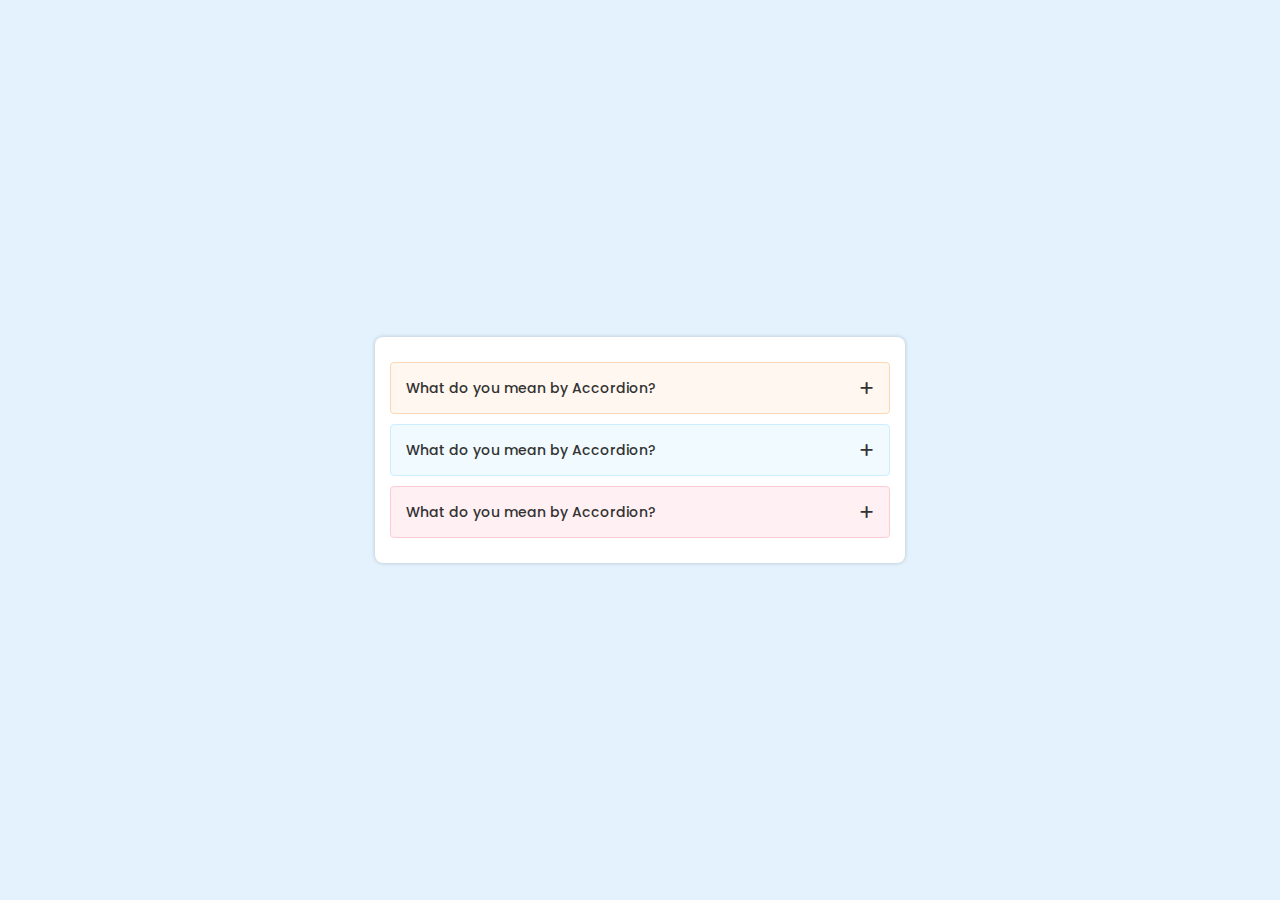
<file: Accordion HTML CSS & JavaScript/index.html>
<!DOCTYPE html>
<!--=== Coding by CodingLab | www.codinglabweb.com === -->
<html lang="en">
<head>
    <meta charset="UTF-8">
    <meta http-equiv="X-UA-Compatible" content="IE=edge">
    <meta name="viewport" content="width=device-width, initial-scale=1.0">
    
    <!----======== CSS ======== -->
    <link rel="stylesheet" href="style.css">

    <!-- =====Fontawesome CDN Link===== -->
    <link rel="stylesheet" href="https://cdnjs.cloudflare.com/ajax/libs/font-awesome/6.1.1/css/all.min.css">

    <title>Accordion in HTML CSS & JavaScript</title> 
</head>
<body>
    <div class="accordion">
        <div class="accordion-content">
            <header>
                <span class="title">What do you mean by Accordion?</span>
                <i class="fa-solid fa-plus"></i>
            </header>

            <p class="description">
                Lorem ipsum, dolor sit amet consectetur adipisicing elit. Natus nobis ut perspiciatis minima quidem nisi, obcaecati, delectus consequatur fuga nostrum iusto ipsam ducimus quibusdam possimus. Maiores non enim numquam voluptatem?
            </p>
        </div>

        <div class="accordion-content">
            <header>
                <span class="title">What do you mean by Accordion?</span>
                <i class="fa-solid fa-plus"></i>
            </header>

            <p class="description">
                Lorem ipsum, dolor sit amet consectetur adipisicing elit. Natus nobis ut perspiciatis minima quidem nisi, obcaecati, delectus consequatur fuga nostrum iusto ipsam ducimus quibusdam possimus. Maiores non enim numquam voluptatem?
            </p>
        </div>

        <div class="accordion-content">
            <header>
                <span class="title">What do you mean by Accordion?</span>
                <i class="fa-solid fa-plus"></i>
            </header>

            <p class="description">
                Lorem ipsum, dolor sit amet consectetur adipisicing elit. Natus nobis ut perspiciatis minima quidem nisi, obcaecati, delectus consequatur fuga nostrum iusto ipsam ducimus quibusdam possimus. Maiores non enim numquam voluptatem?
                Lorem ipsum dolor sit amet, consectetur adipisicing elit. Iusto neque, sed inventore illum ut quis ducimus deleniti temporibus maiores? At nisi sed pariatur cupiditate quidem quod adipisci aut, eos quis minima voluptates non veniam ipsam quasi architecto ducimus error eum id ab, suscipit doloribus, ut accusantium consequuntur voluptate! Unde, hic sed rerum officia totam id libero officiis nihil rem sequi porro labore praesentium repudiandae a blanditiis molestias nisi beatae natus! Ea, ut voluptates, natus harum nesciunt odio hic eveniet reprehenderit veritatis, possimus tempora magni soluta eaque quidem neque maxime nostrum sapiente commodi? Earum ex cumque cupiditate dicta, tempora temporibus quaerat.
            </p>
        </div>
    </div>
    
    <script src="script.js"></script>
</body>
</html>
</file>
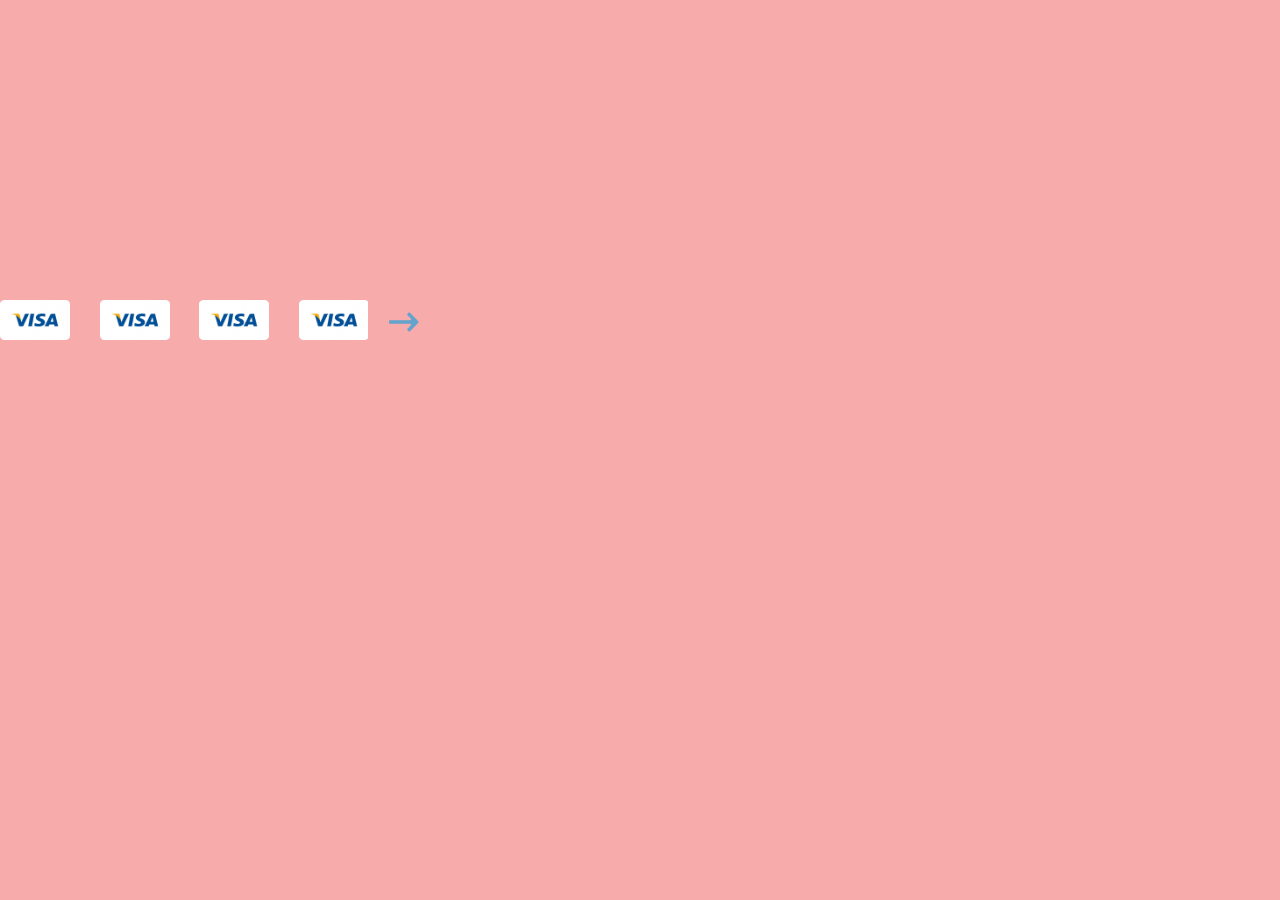
<file: card-slider/index.html>
<!DOCTYPE html>
<html lang="en">
<head>
    <meta charset="UTF-8">
    <meta http-equiv="X-UA-Compatible" content="IE=edge">

    <!-- Link Swiper's CSS -->
    <link rel="stylesheet" href="https://unpkg.com/swiper/swiper-bundle.min.css"/>

    <!-- Fontawesome CDN Link -->
    <link rel="stylesheet" href="https://cdnjs.cloudflare.com/ajax/libs/font-awesome/6.0.0-beta3/css/all.min.css"/>
        
    <!-- CSS -->
    <link rel="stylesheet" href="style.css">
</head>
<body>

  <section class="www">
    
    <div class="swiper footer-slider">
      <div class="swiper-wrapper">

        <div class="swiper-slide card">
          <div class="logo">
            <img src="./logo1.png" alt="">
          </div>
        </div>
        <div class="swiper-slide card">
          <div class="logo">
            <img src="./logo1.png" alt="">
          </div>
        </div>
        <div class="swiper-slide card">
          <div class="logo">
            <img src="./logo1.png" alt="">
          </div>
        </div>
        <div class="swiper-slide card">
          <div class="logo">
            <img src="./logo1.png" alt="">
          </div>
        </div>
        <div class="swiper-slide card">
          <div class="logo">
            <img src="./logo1.png" alt="">
          </div>
        </div>
        <div class="swiper-slide card">
          <div class="logo">
            <img src="./logo1.png" alt="">
          </div>
        </div>
        
        

      </div>
    </div>

    <div class="swiper-button-next"><img src="./Vector.svg" alt=""></div>
  </section>

  <!-- Swiper JS --> 
  <script src="https://unpkg.com/swiper/swiper-bundle.min.js"></script>

  <script src="./script.js"></script>

</body>
</html>
</file>
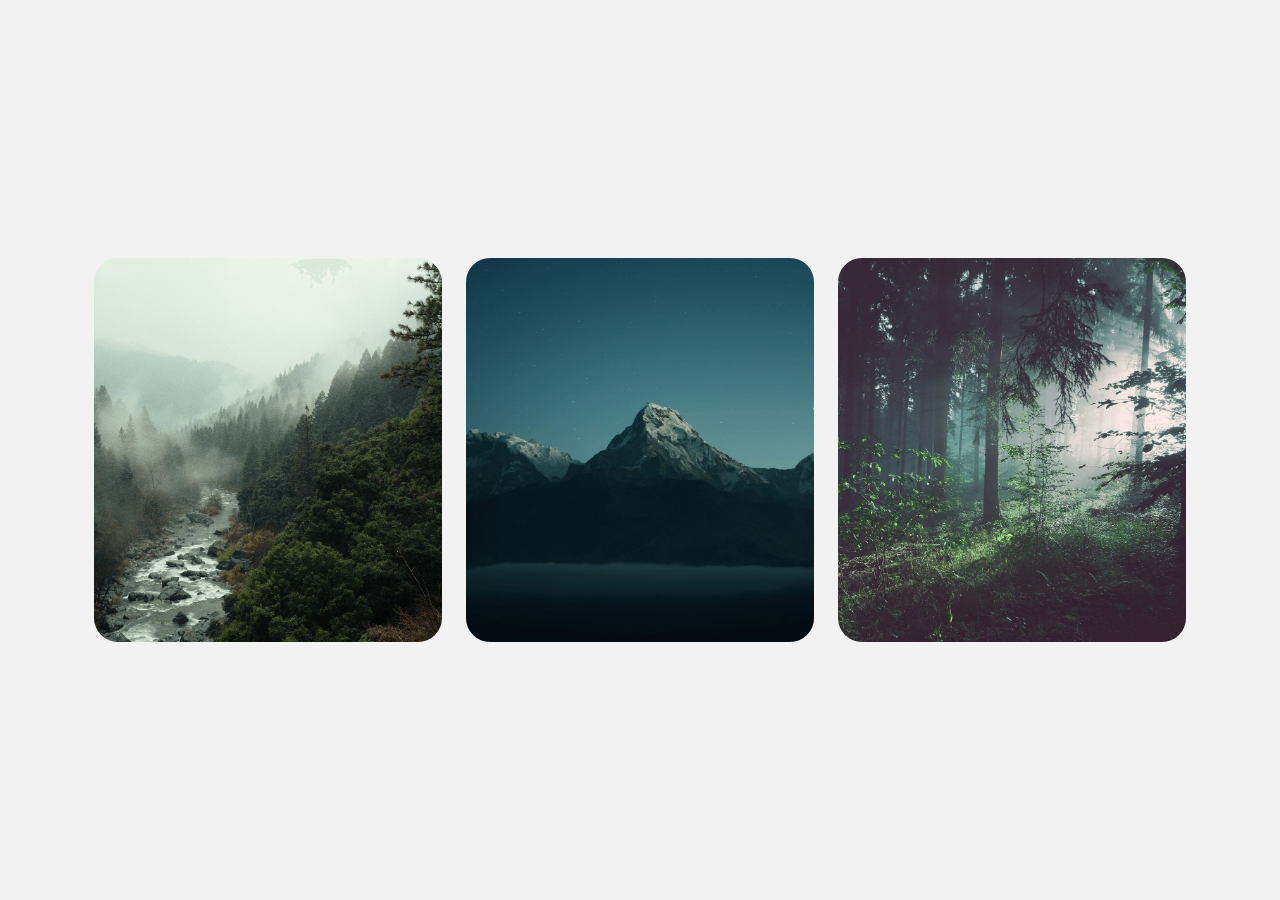
<file: landscape-responsive-card-main/index.html>
<!DOCTYPE html>
   <html lang="en">
   <head>
      <meta charset="UTF-8">
      <meta name="viewport" content="width=device-width, initial-scale=1.0">

      <!--=============== CSS ===============-->
      <link rel="stylesheet" href="assets/css/styles.css">

      <title>Landscape responsive card - Bedimcode</title>
   </head>
   <body>
      <div class="container">
         <div class="card__container">
            <article class="card__article">
               <img src="assets/img/landscape-1.png" alt="image" class="card__img">

               <div class="card__data">
                  <span class="card__description">Vancouver Mountains, Canada</span>
                  <h2 class="card__title">The Great Path</h2>
                  <a href="#" class="card__button">Read More</a>
               </div>
            </article>

            <article class="card__article">
               <img src="assets/img/landscape-2.png" alt="image" class="card__img">

               <div class="card__data">
                  <span class="card__description">Poon Hill, Nepal</span>
                  <h2 class="card__title">Starry Night</h2>
                  <a href="#" class="card__button">Read More</a>
               </div>
            </article>

            <article class="card__article">
               <img src="assets/img/landscape-3.png" alt="image" class="card__img">

               <div class="card__data">
                  <span class="card__description">Bojcin Forest, Serbia</span>
                  <h2 class="card__title">Path Of Peace</h2>
                  <a href="#" class="card__button">Read More</a>
               </div>
            </article>
         </div>
      </div>
   </body>
</html>
</file>
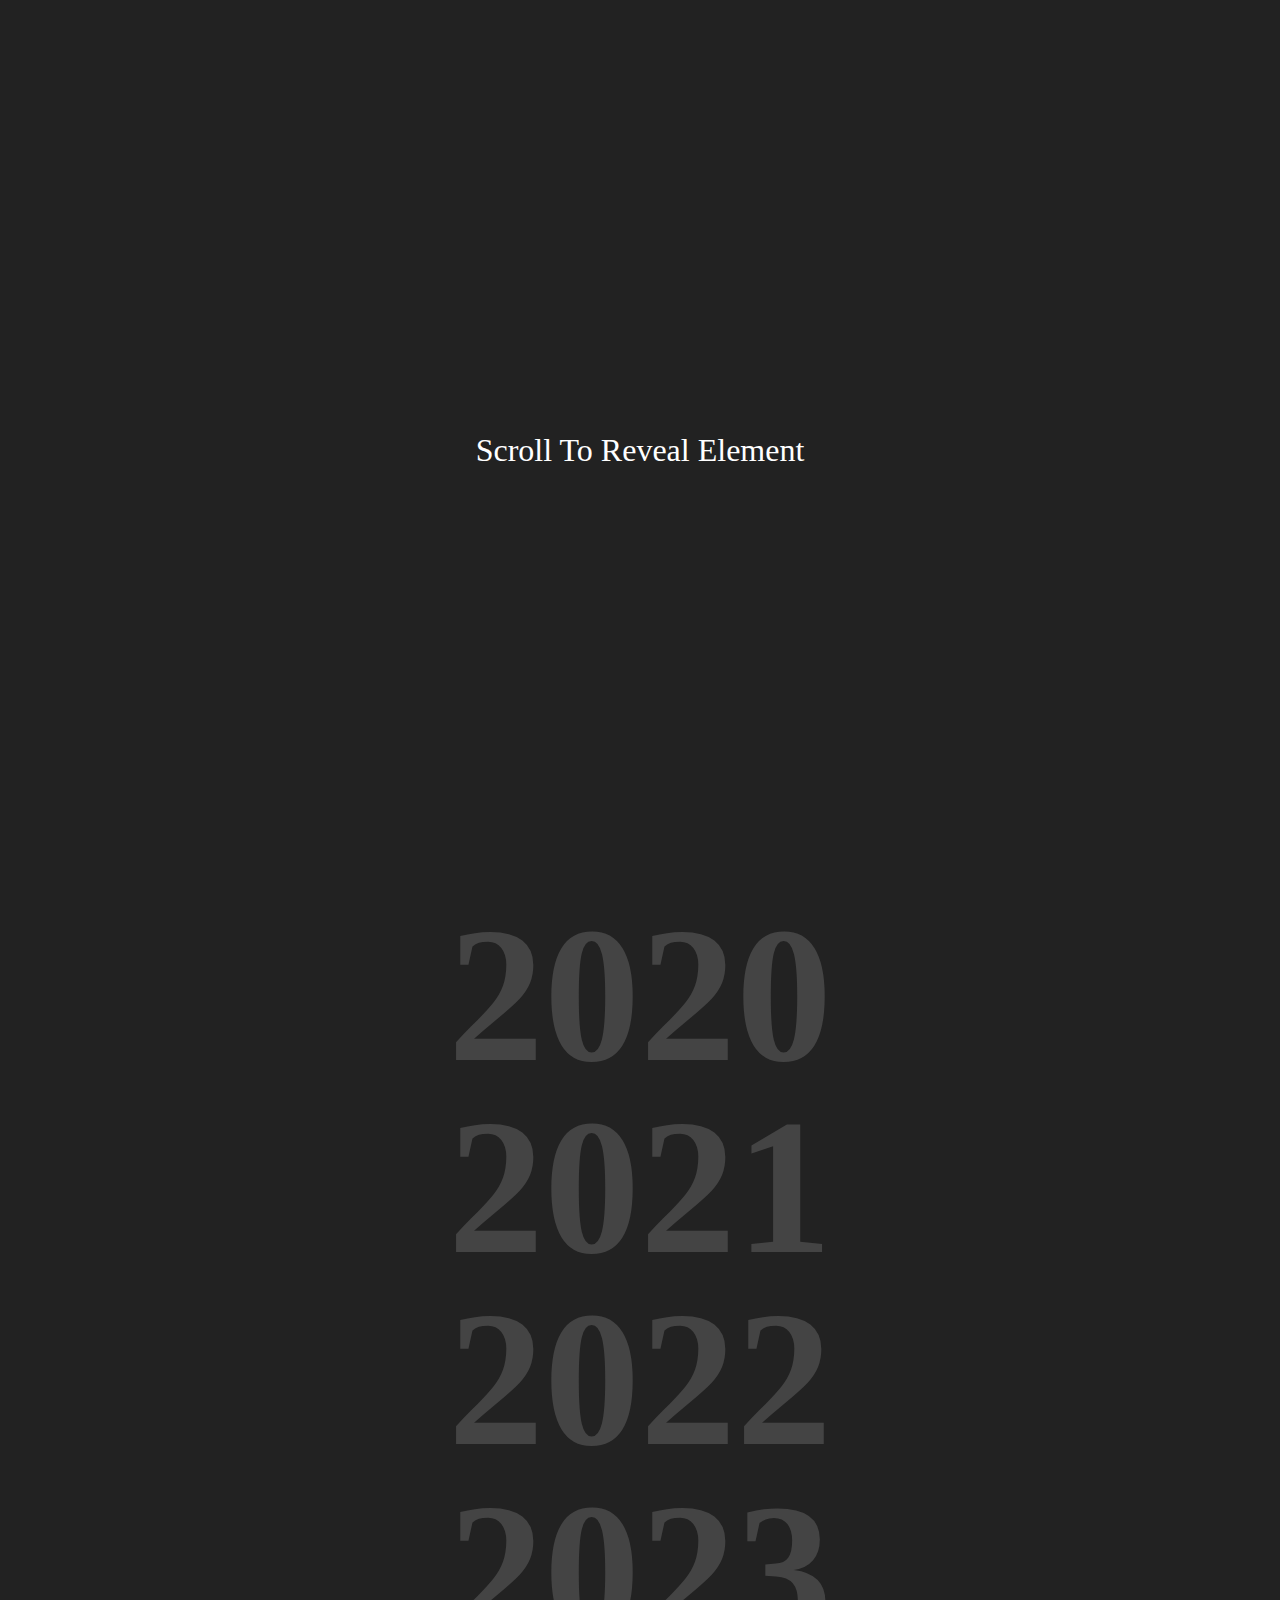
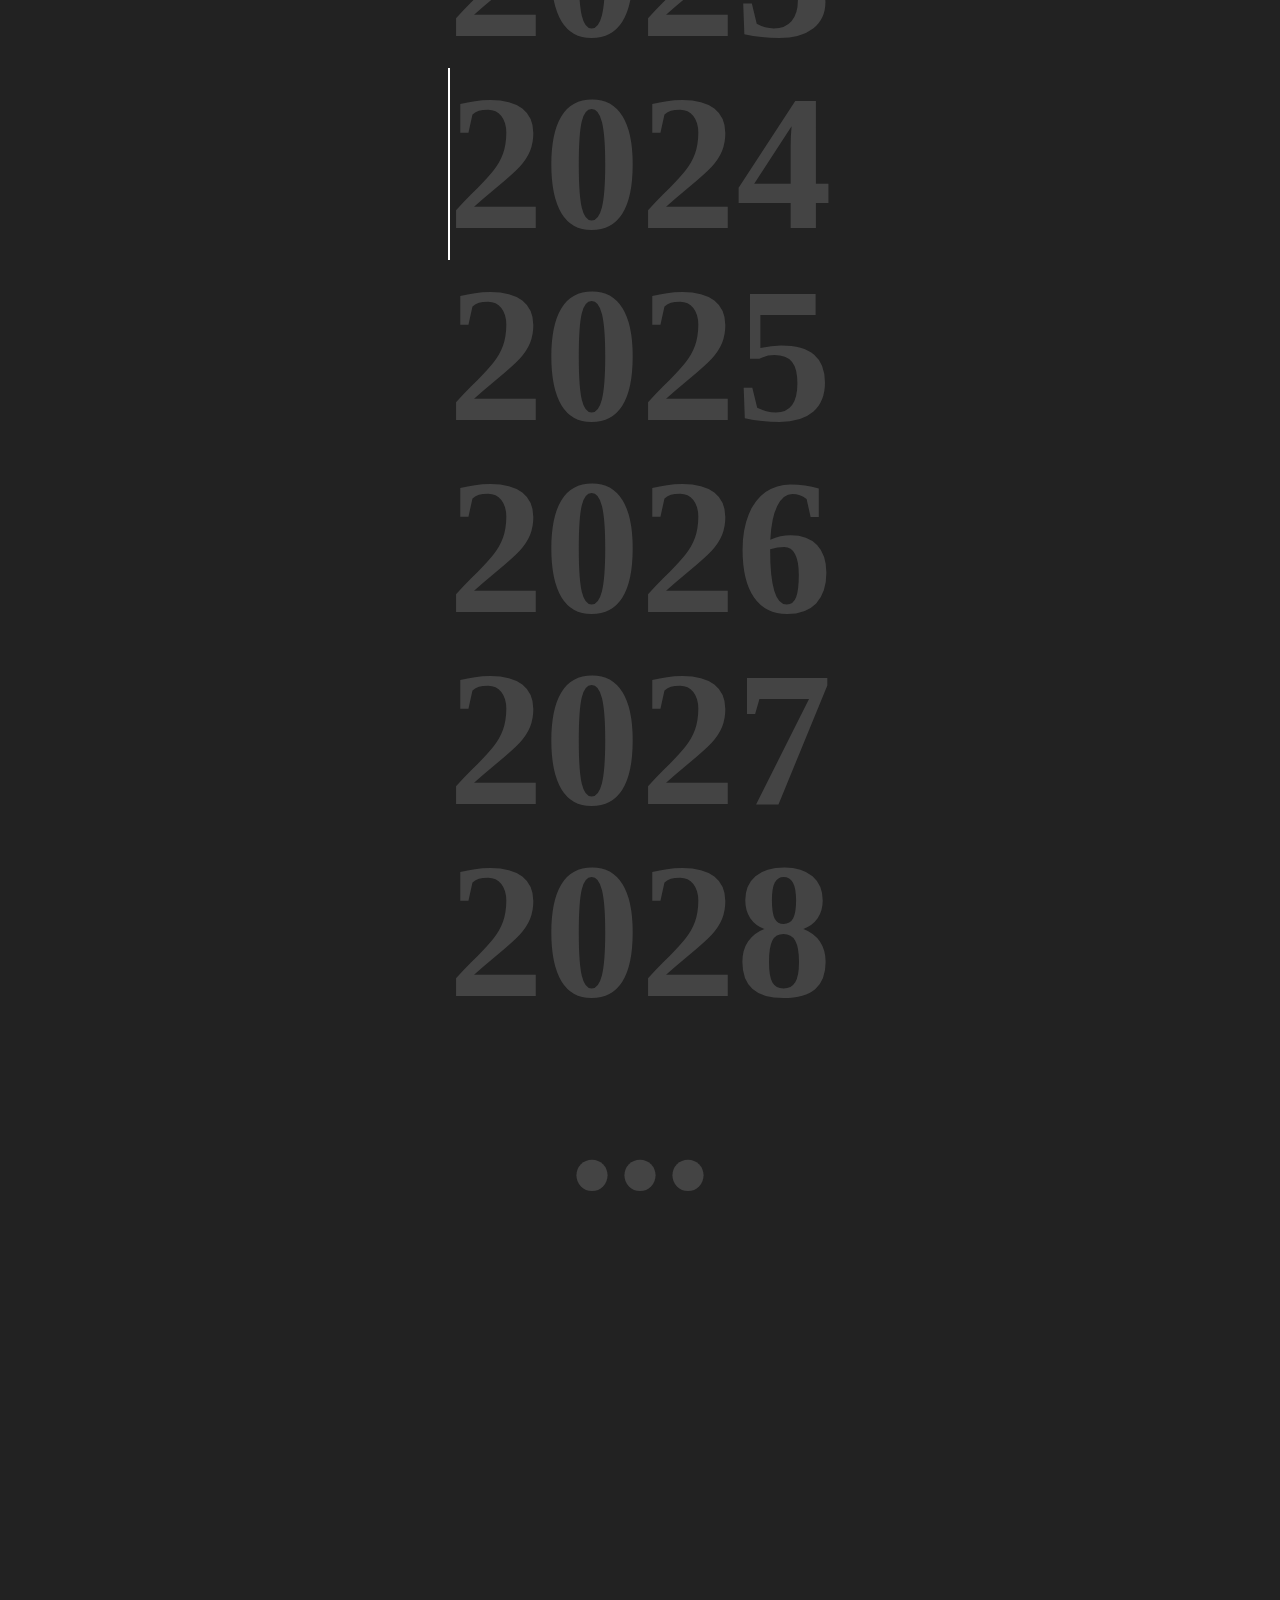
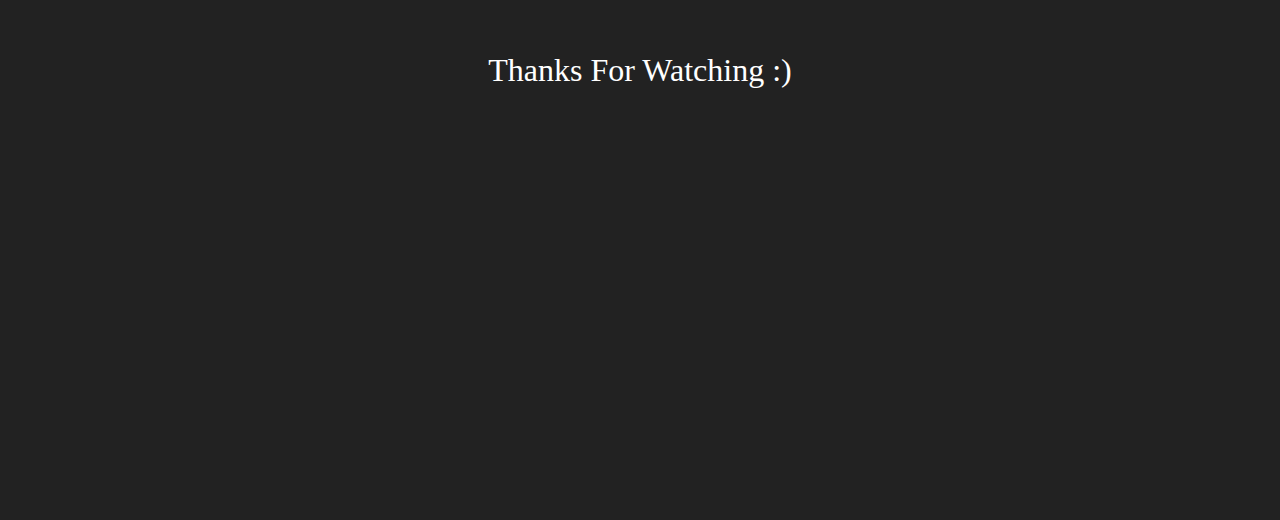
<file: Scroll-Animation/index.html>
<!DOCTYPE html>
<html lang="en">
  <head>
    <meta charset="UTF-8" />
    <meta name="viewport" content="width=device-width, initial-scale=1.0" />
    <title>Scroll To Reveal Effects</title>
    <!-- Css link -->
    <link rel="stylesheet" href="./assets/css/style.css" />
  </head>
  <body>
    <section>
      <p>Scroll To Reveal Element</p>
    </section>
    <div><h2 data-text="2020">2020</h2></div>
    <div><h2 data-text="2021">2021</h2></div>
    <div><h2 data-text="2022">2022</h2></div>
    <div><h2 data-text="2023">2023</h2></div>
    <div class="current"><h2 data-text="2024">2024</h2></div>
    <div><h2 data-text="2025">2025</h2></div>
    <div><h2 data-text="2026">2026</h2></div>
    <div><h2 data-text="2027">2027</h2></div>
    <div><h2 data-text="2028">2028</h2></div>
    <div><h2 data-text="...">...</h2></div>
    <section>
      <p>Thanks For Watching :)</p>
    </section>
  <script src="./app.js"></script>
  </body>
</html>
</file>
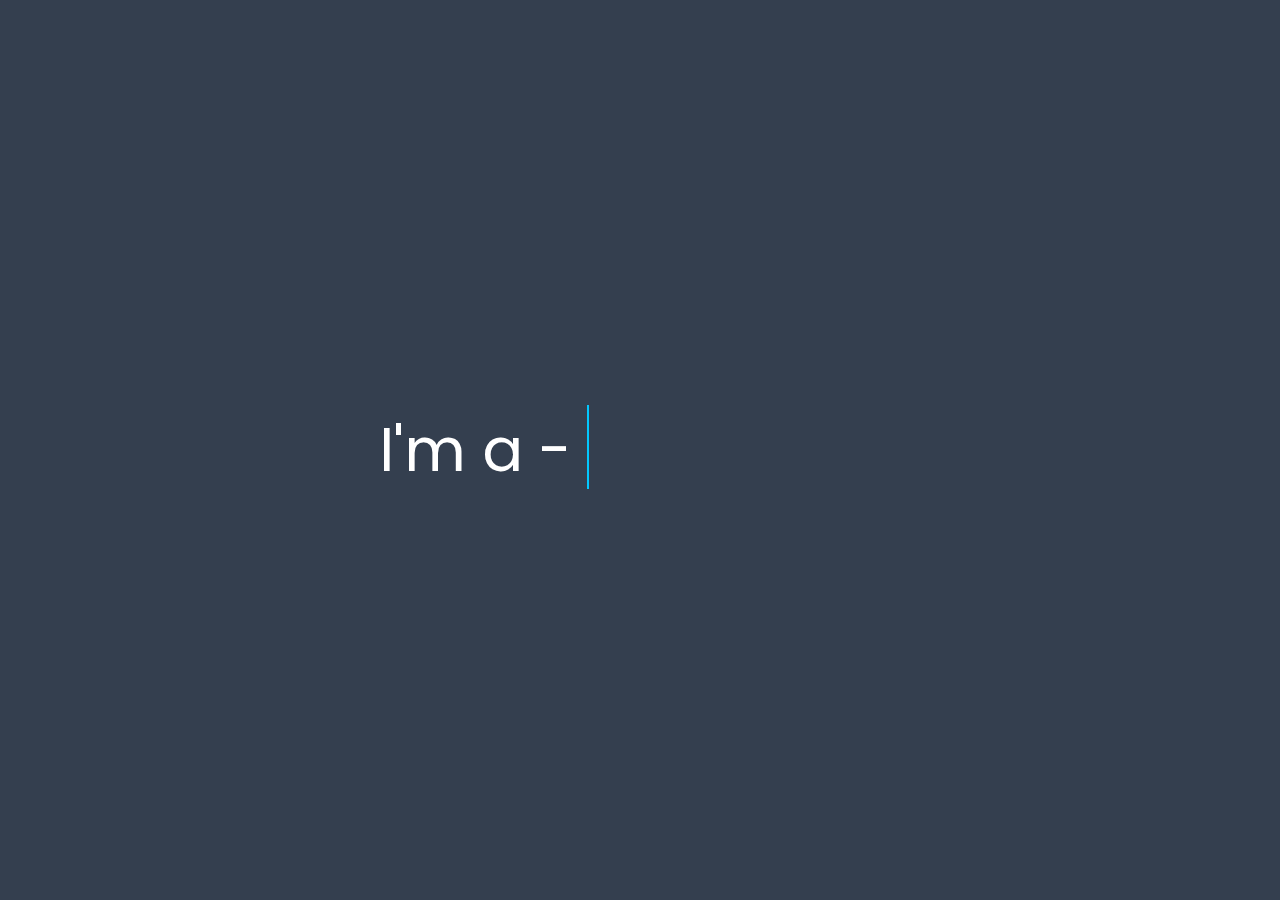
<file: Text-Animation/Multiple-Text-Typing-Animation/index.html>
<!DOCTYPE html>
<!-- Created By CodingNepal - www.codingnepalweb.com -->
<html lang="en">
<head>
  <meta charset="UTF-8">
  <title>Multiple Typing Animation </title>
  <link rel="stylesheet" href="style.css">
</head>
<body>
  <div class="text-box">
    <div class="static-txt">I'm a -</div>
    <ul class="dynamic-txts">
      <li><span>Shanto</span></li>
      <li><span>Designer</span></li>
      <li><span>Developer</span></li>
      <li><span>Freelancer</span></li>
    </ul>
  </div>
</body>
</html>
</file>
<file: Accordion HTML CSS & JavaScript/style.css>
/* ===== Google Font Import - Poppins ===== */
@import url('https://fonts.googleapis.com/css2?family=Poppins:wght@300;400;500;600&display=swap');

*{
    margin: 0;
    padding: 0;
    box-sizing: border-box;
    font-family: 'Poppins', sans-serif;
}
body{
    min-height: 100vh;
    display: flex;
    align-items: center;
    justify-content: center;
    background: #E3F2FD;
}
.accordion{
    max-width: 530px;
    width: 100%;
    background: #FFF;
    margin: 0 15px;
    padding: 15px;
    border-radius: 8px;
    box-shadow:  0 0 4px rgba(0,0,0,0.2);
}
.accordion .accordion-content{
    margin: 10px 0;
    border-radius: 4px;
    background: #FFF7F0;
    border: 1px solid #FFD6B3;
    overflow: hidden;
}
.accordion-content:nth-child(2){
    background-color: #F0FAFF;
    border-color: #CCEEFF;
}
.accordion-content:nth-child(3){
    background-color: #FFF0F3;
    border-color: #FFCCD6;
}
.accordion-content:nth-child(4){
    background-color: #F0F0FF;
    border-color: #CCCCFF;
}
.accordion-content.open{
    padding-bottom: 10px;
}
.accordion-content header{
    display: flex;
    min-height: 50px;
    padding: 0 15px;
    cursor: pointer;
    align-items: center;
    justify-content: space-between;
    transition: all 0.2s linear;
}
.accordion-content.open header{
    min-height: 35px;
}
.accordion-content header .title{
    font-size: 14px;
    font-weight: 500;
    color: #333;
}
.accordion-content header i{
    font-size: 15px;
    color: #333;
}
.accordion-content .description{
    height: 0;
    font-size: 12px;
    color: #333;
    font-weight: 400;
    padding: 0 15px;
    transition: all 0.2s linear;
}
</file>
<file: card-slider/style.css>
*{
  margin: 0;
  padding: 0;
  box-sizing: border-box;
  background: #f7abab;
}


.www{
  margin-top: 300px;
  position: relative;
  width: 368px;
}



.www .card .logo img{
  width: 70px;
  height: 40px;
  border-radius: 3px;
}



.swiper-button-next{
  left: 390px;
  opacity: 0.7;
  color: white;
  transition: all 0.3s ease;
}
.swiper-button-next::after{
  display: none;
}
</file>
<file: landscape-responsive-card-main/assets/css/styles.css>
/*=============== GOOGLE FONTS ===============*/
@import url("https://fonts.googleapis.com/css2?family=Poppins:wght@400;500&display=swap");

/*=============== VARIABLES CSS ===============*/
:root {
  /*========== Colors ==========*/
  /*Color mode HSL(hue, saturation, lightness)*/
  --first-color: hsl(82, 60%, 28%);
  --title-color: hsl(0, 0%, 15%);
  --text-color: hsl(0, 0%, 35%);
  --body-color: hsl(0, 0%, 95%);
  --container-color: hsl(0, 0%, 100%);

  /*========== Font and typography ==========*/
  /*.5rem = 8px | 1rem = 16px ...*/
  --body-font: "Poppins", sans-serif;
  --h2-font-size: 1.25rem;
  --small-font-size: .813rem;
}

/*========== Responsive typography ==========*/
@media screen and (min-width: 1120px) {
  :root {
    --h2-font-size: 1.5rem;
    --small-font-size: .875rem;
  }
}

/*=============== BASE ===============*/
* {
  box-sizing: border-box;
  padding: 0;
  margin: 0;
}

body {
  font-family: var(--body-font);
  background-color: var(--body-color);
  color: var(--text-color);
}

img {
  display: block;
  max-width: 100%;
  height: auto;
}

/*=============== CARD ===============*/
.container {
  display: grid;
  place-items: center;
  margin-inline: 1.5rem;
  padding-block: 5rem;
}

.card__container {
  display: grid;
  row-gap: 3.5rem;
}

.card__article {
  position: relative;
  overflow: hidden;
}

.card__img {
  width: 328px;
  border-radius: 1.5rem;
}

.card__data {
  width: 280px;
  background-color: var(--container-color);
  padding: 1.5rem 2rem;
  box-shadow: 0 8px 24px hsla(0, 0%, 0%, .15);
  border-radius: 1rem;
  position: absolute;
  bottom: -9rem;
  left: 0;
  right: 0;
  margin-inline: auto;
  opacity: 0;
  transition: opacity 1s 1s;
}

.card__description {
  display: block;
  font-size: var(--small-font-size);
  margin-bottom: .25rem;
}

.card__title {
  font-size: var(--h2-font-size);
  font-weight: 500;
  color: var(--title-color);
  margin-bottom: .75rem;
}

.card__button {
  text-decoration: none;
  font-size: var(--small-font-size);
  font-weight: 500;
  color: var(--first-color);
}

.card__button:hover {
  text-decoration: underline;
}

/* Naming animations in hover */
.card__article:hover .card__data {
  animation: show-data 1s forwards;
  opacity: 1;
  transition: opacity .3s;
}

.card__article:hover {
  animation: remove-overflow 2s forwards;
}

.card__article:not(:hover) {
  animation: show-overflow 2s forwards;
}

.card__article:not(:hover) .card__data {
  animation: remove-data 1s forwards;
}

/* Card animation */
@keyframes show-data {
  50% {
    transform: translateY(-10rem);
  }
  100% {
    transform: translateY(-7rem);
  }
}

@keyframes remove-overflow {
  to {
    overflow: initial;
  }
}

@keyframes remove-data {
  0% {
    transform: translateY(-7rem);
  }
  50% {
    transform: translateY(-10rem);
  }
  100% {
    transform: translateY(.5rem);
  }
}

@keyframes show-overflow {
  0% {
    overflow: initial;
    pointer-events: none;
  }
  50% {
    overflow: hidden;
  }
}

/*=============== BREAKPOINTS ===============*/
/* For small devices */
@media screen and (max-width: 340px) {
  .container {
    margin-inline: 1rem;
  }

  .card__data {
    width: 250px;
    padding: 1rem;
  }
}

/* For medium devices */
@media screen and (min-width: 768px) {
  .card__container {
    grid-template-columns: repeat(2, 1fr);
    column-gap: 1.5rem;
  }
}

/* For large devices */
@media screen and (min-width: 1120px) {
  .container {
    height: 100vh;
  }

  .card__container {
    grid-template-columns: repeat(3, 1fr);
  }
  .card__img {
    width: 348px;
  }
  .card__data {
    width: 316px;
    padding-inline: 2.5rem;
  }
}
</file>
<file: Scroll-Animation/assets/css/style.css>
*{
    margin: 0;
    padding: 0;
    box-sizing: border-box;
    font-family: consolas;

}
body{
    background: #222;
}
section{
    width: 100%;
    height: 100vh;
    display: flex;
    justify-content: center;
    align-items: center;
    padding: 0px 100px;

}
section p{
    font-size: 2em;
    color: #fff;

}
div{
    display: flex;
    justify-content: center;
    align-items: center;

}
h2{
    position: relative;
    color: #444;
    font-size: 12em;
    line-height: 1em;
    transition: 1s all ease;
    
}
h2:before{
    content: attr(data-text);
    position: absolute;
    width: 0%;
    overflow: hidden;
    color: #fff;
    transition: 1s all ease;
}
h2.active::before{
    width: 100%;
}
.current h2::before{
    color: #5cff7a;
    border-right: 2px solid #fff;

}
</file>
<file: Text-Animation/Multiple-Text-Typing-Animation/style.css>
@import url('https://fonts.googleapis.com/css2?family=Poppins:wght@200;300;400;500;600;700&display=swap');
*{
  margin: 0;
  padding: 0;
  box-sizing: border-box;
  font-family: 'Poppins', sans-serif;
}
body{
  display: flex;
  align-items: center;
  justify-content: center;
  min-height: 100vh;
  background: #343F4F;
}
.text-box{
  display: flex;
}
.text-box .static-txt{
  color: #fff;
  font-size: 60px;
  font-weight: 400;
}
.text-box .dynamic-txts{
  margin-left: 15px;
  height: 90px;
  line-height: 90px;
  overflow: hidden;
}
.dynamic-txts li{
  list-style: none;
  color: #02eaff;
  font-size: 60px;
  font-weight: 500;
  position: relative;
  top: 0;
  animation: slide 12s steps(4) infinite;
}
@keyframes slide {
  100%{
    top: -360px;
  }
}
.dynamic-txts li span{
  position: relative;
  margin: 5px 0;
  line-height: 90px;
}
.dynamic-txts li span::after{
  content: "";
  position: absolute;
  left: 0;
  height: 100%;
  width: 100%;
  background: #343F4F;
  border-left: 2px solid #02c8ff;
  animation: typing 3s steps(10) infinite;
}
@keyframes typing {
  40%, 60%{
    left: calc(100% + 30px);
  }
  100%{
    left: 0;
  }
}
</file>
